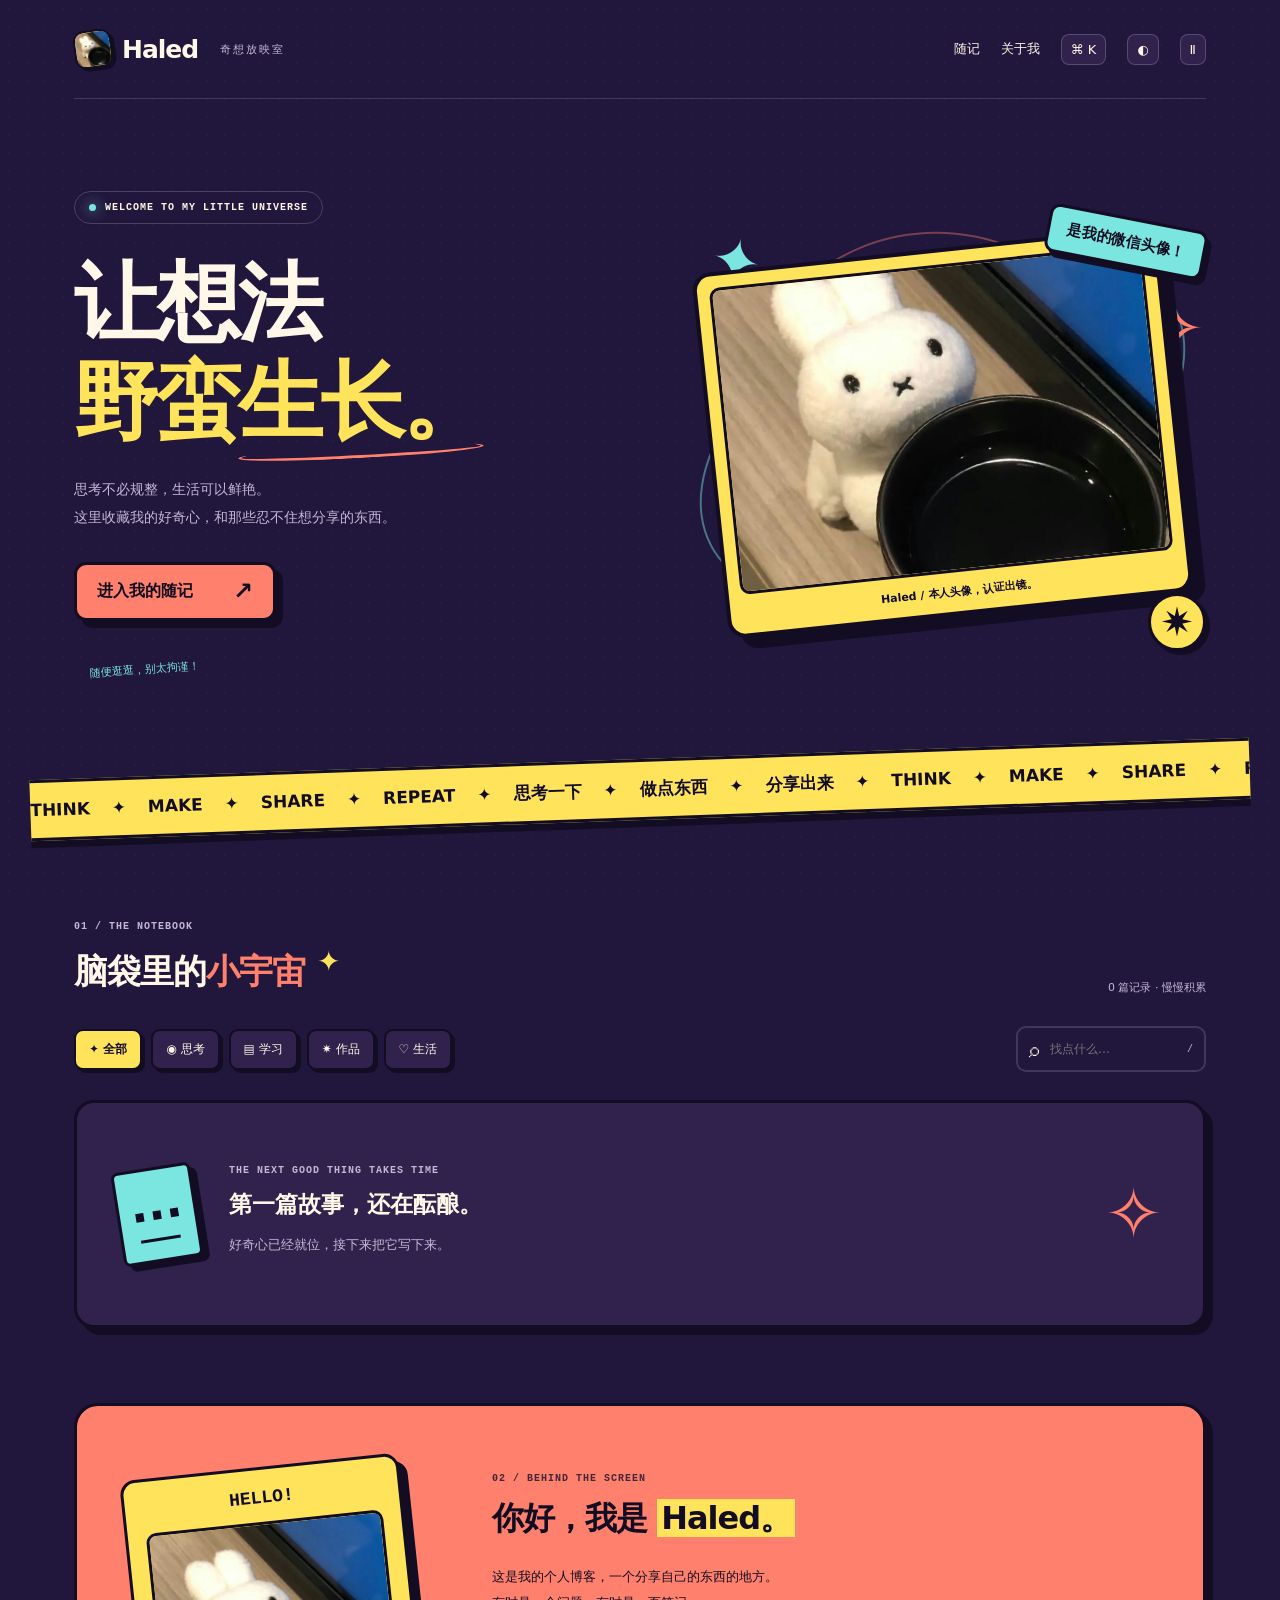
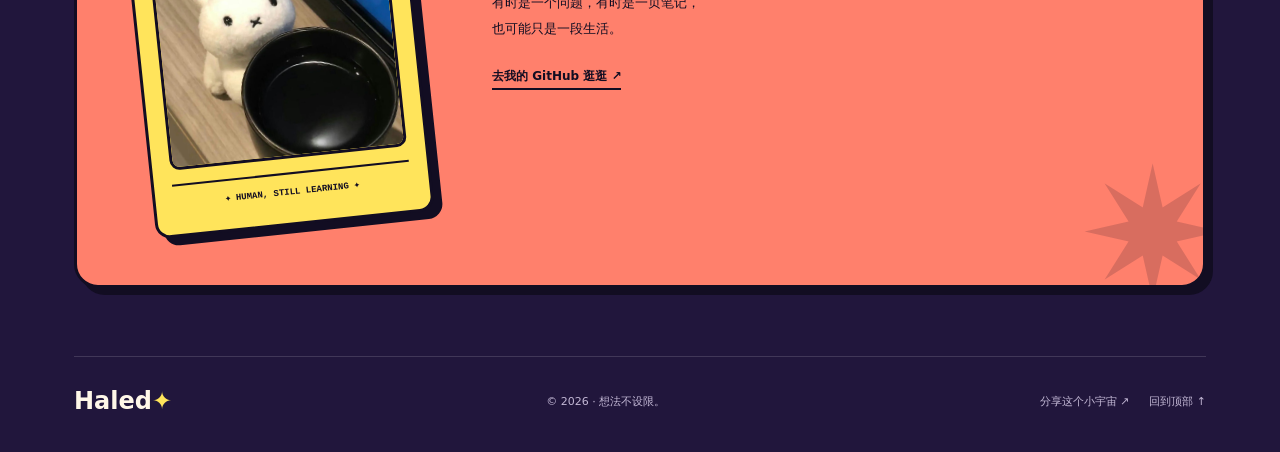
<file: index.html>
<!doctype html>
<html lang="zh-CN"><head><meta charset="utf-8"><meta name="viewport" content="width=device-width,initial-scale=1"><meta name="theme-color" content="#21163c"><meta name="description" content="Haled 的奇想放映室。分享思考、学习、作品与生活。"><title>Haled · 奇想放映室</title><link rel="icon" href="./favicon.svg"><link rel="stylesheet" href="./styles.css"></head>
<body><div class="progress" id="progress"></div><div class="noise" aria-hidden="true"></div><div class="layout"><header><a class="brand" href="#"><span class="logo"><img src="./avatar.jpg" alt="Haled 的微信头像" width="38" height="38"></span> Haled<span class="brand-sub">奇想放映室</span></a><nav aria-label="主导航"><a href="#writing">随记</a><a href="#about">关于我</a><button id="command-open" aria-label="打开快捷导航">⌘ K</button><button id="theme-toggle" aria-label="切换配色" title="切换配色">◐</button><button id="motion-toggle" aria-label="暂停动画" aria-pressed="false" title="暂停动画">Ⅱ</button></nav></header>
<main><section class="hero"><div class="hero-copy"><span class="pill"><i></i> WELCOME TO MY LITTLE UNIVERSE</span><h1>让想法<br><span class="yellow">野蛮<span class="scribble">生长。</span></span></h1><p>思考不必规整，生活可以鲜艳。<br>这里收藏我的好奇心，和那些忍不住想分享的东西。</p><a href="#writing" class="cta">进入我的随记 <span>↗</span></a><span class="hand-note">随便逛逛，别太拘谨！</span></div>
<div class="art avatar-art"><div class="orbit orbit-one"></div><div class="orbit orbit-two"></div><span class="spark s1" aria-hidden="true">✦</span><span class="spark s2" aria-hidden="true">✧</span><div class="sticker sticker-top">是我的微信头像！</div><figure class="avatar-frame"><img src="./avatar.jpg" alt="Haled 的微信头像：白色毛绒兔子与一只黑碗" width="1069" height="1069" fetchpriority="high"><figcaption>Haled / 本人头像，认证出镜。</figcaption></figure><button id="party" class="party" aria-label="发射彩纸" title="点一下，发射彩纸">✷</button></div></section>
<div class="ticker" aria-hidden="true"><div>THINK ✦ MAKE ✦ SHARE ✦ REPEAT ✦ 思考一下 ✦ 做点东西 ✦ 分享出来 ✦ THINK ✦ MAKE ✦ SHARE ✦ REPEAT ✦ 思考一下 ✦ 做点东西 ✦ 分享出来 ✦</div></div>
<section id="writing" class="writing"><div class="section-heading"><div><span class="eyebrow">01 / THE NOTEBOOK</span><h2>脑袋里的<span>小宇宙</span><sup>✦</sup></h2></div><span class="count">0 篇记录 · 慢慢积累</span></div><div class="tool-row"><div class="filters" role="group" aria-label="文章分类"><button class="active" data-category="全部" aria-pressed="true">✦ 全部</button><button data-category="思考" aria-pressed="false">◉ 思考</button><button data-category="学习" aria-pressed="false">▤ 学习</button><button data-category="作品" aria-pressed="false">✷ 作品</button><button data-category="生活" aria-pressed="false">♡ 生活</button></div><label class="search"><span>⌕</span><input id="search" type="search" placeholder="找点什么…" aria-label="搜索文章"><kbd>/</kbd></label></div>
<div class="empty" aria-live="polite"><div class="empty-doodle" aria-hidden="true"><span>···</span></div><div><span class="eyebrow">THE NEXT GOOD THING TAKES TIME</span><h3 id="empty-title">第一篇故事，还在酝酿。</h3><p id="empty-text">好奇心已经就位，接下来把它写下来。</p><button id="reset" hidden>清除筛选 ↗</button></div><span class="empty-star" aria-hidden="true">✧</span></div></section>
<section id="about" class="about"><div class="about-badge"><span>HELLO!</span><img class="about-avatar" src="./avatar.jpg" alt="Haled 的微信头像" width="1069" height="1069" loading="lazy"><div>✦ HUMAN, STILL LEARNING ✦</div></div><div class="about-copy"><span class="eyebrow">02 / BEHIND THE SCREEN</span><h2>你好，我是 <span>Haled。</span></h2><p>这是我的个人博客，一个分享自己的东西的地方。<br>有时是一个问题，有时是一页笔记，<br>也可能只是一段生活。</p><a class="github" href="https://github.com/Haojia-Du" target="_blank" rel="noreferrer">去我的 GitHub 逛逛 ↗</a></div><span class="about-star" aria-hidden="true">✷</span></section>
</main><footer><a class="footer-logo" href="#">Haled<span>✦</span></a><span>© <span id="year">2026</span> · 想法不设限。</span><div><button id="copy-link">分享这个小宇宙 ↗</button><a href="#">回到顶部 ↑</a></div></footer></div><div id="toast" role="status"></div><dialog id="command"><form method="dialog"><div class="dialog-head"><strong>想去哪儿？</strong><button aria-label="关闭快捷导航">Esc ×</button></div></form><a href="#writing">✦ 浏览随记 <span>↵</span></a><a href="#about">◉ 关于 Haled <span>↵</span></a><a href="https://github.com/Haojia-Du" target="_blank" rel="noreferrer">↗ GitHub <span>↵</span></a><p>Ctrl / ⌘ + K 打开 · Esc 关闭</p></dialog><script src="./app.js"></script></body></html>
</file>
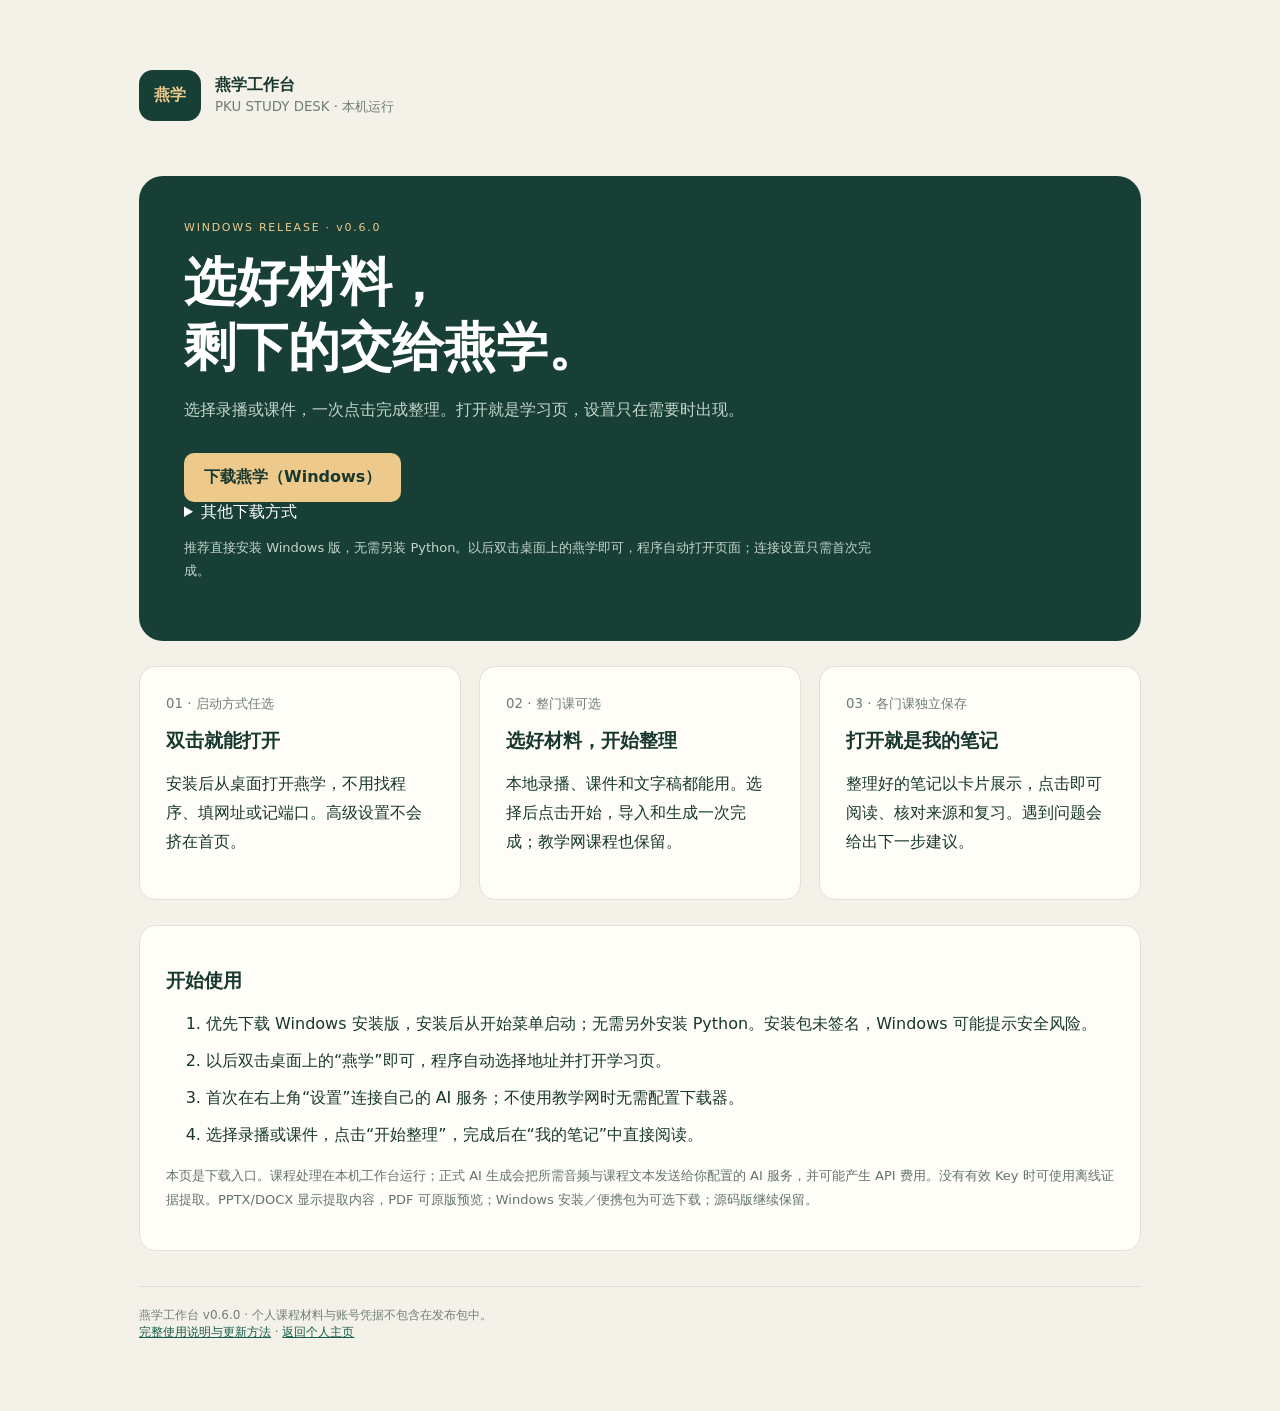
<file: yanxue/index.html>
<!doctype html>
<html lang="zh-CN">
<head><meta charset="utf-8"><meta name="viewport" content="width=device-width,initial-scale=1"><title>燕学工作台 · 下载</title>
<meta name="description" content="面向北京大学学生的本机学习工具：一站式处理录播、课件、转录、课程笔记和质检。">
<style>
:root{font-family:system-ui,"Microsoft YaHei",sans-serif;color:#18382f;background:#f4f1e9}*{box-sizing:border-box}body{margin:0}main{max-width:1050px;margin:auto;padding:70px 24px}header{display:flex;gap:14px;align-items:center;margin-bottom:55px}.mark{background:#173f36;color:#edca8b;border-radius:14px;padding:15px;font-weight:800}small{color:#6d7e73}.hero{padding:45px;border-radius:24px;background:#173f36;color:#fff}.eyebrow{color:#edca8b;letter-spacing:.16em;font-size:11px}h1{font-family:Georgia,"Songti SC",serif;font-size:clamp(32px,5vw,52px);font-weight:600;line-height:1.25;margin:16px 0}p{line-height:1.8}.hero p{color:#c5d5cc;max-width:690px}.actions{display:flex;flex-wrap:wrap;gap:12px;margin-top:28px}a{color:#155d4c}.button{display:inline-block;border-radius:10px;padding:14px 20px;text-decoration:none;font-weight:650;background:#edca8b;color:#18382f}.secondary{background:transparent;color:white;border:1px solid #719184}.grid{display:grid;grid-template-columns:repeat(3,1fr);gap:18px;margin:25px 0}.card{padding:26px;border-radius:16px;background:#fffdf8;border:1px solid #e0e2d8}h2{font-size:19px}li{margin:10px 0;line-height:1.7}.note{color:#63756a;font-size:13px}footer{border-top:1px solid #d9ddd3;margin-top:35px;padding-top:20px;color:#708076;font-size:12px}code{background:#e9ede5;padding:2px 5px;border-radius:4px;overflow-wrap:anywhere}@media(max-width:700px){main{padding:30px 16px}.hero{padding:26px}.grid{grid-template-columns:1fr}header{margin-bottom:30px}}
</style></head>
<body><main><header><div class="mark">燕学</div><div><strong>燕学工作台</strong><br><small>PKU STUDY DESK · 本机运行</small></div></header>
<section class="hero"><div class="eyebrow">WINDOWS RELEASE · v0.6.0</div><h1>选好材料，<br>剩下的交给燕学。</h1><p>选择录播或课件，一次点击完成整理。打开就是学习页，设置只在需要时出现。</p><div class="actions"><a class="button" href="https://github.com/Haojia-Du/Haojia-Du.github.io/releases/download/yanxue-v0.6.0/Yanxue-Setup.exe">下载燕学（Windows）</a></div><details><summary>其他下载方式</summary><p><a class="button secondary" href="https://github.com/Haojia-Du/Haojia-Du.github.io/releases/download/yanxue-v0.6.0/yanxue-portable.zip">免安装便携版</a> <a class="button secondary" href="./yanxue-windows.zip?v=0.6.0" download>源码包（开发使用）</a></p></details><div></div><p class="note">推荐直接安装 Windows 版，无需另装 Python。以后双击桌面上的燕学即可，程序自动打开页面；连接设置只需首次完成。</p></section>
<div class="grid"><article class="card"><small>01 · 启动方式任选</small><h2>双击就能打开</h2><p>安装后从桌面打开燕学，不用找程序、填网址或记端口。高级设置不会挤在首页。</p></article><article class="card"><small>02 · 整门课可选</small><h2>选好材料，开始整理</h2><p>本地录播、课件和文字稿都能用。选择后点击开始，导入和生成一次完成；教学网课程也保留。</p></article><article class="card"><small>03 · 各门课独立保存</small><h2>打开就是我的笔记</h2><p>整理好的笔记以卡片展示，点击即可阅读、核对来源和复习。遇到问题会给出下一步建议。</p></article></div>
<section class="card"><h2>开始使用</h2><ol><li>优先下载 Windows 安装版，安装后从开始菜单启动；无需另外安装 Python。安装包未签名，Windows 可能提示安全风险。</li><li>以后双击桌面上的“燕学”即可，程序自动选择地址并打开学习页。</li><li>首次在右上角“设置”连接自己的 AI 服务；不使用教学网时无需配置下载器。</li><li>选择录播或课件，点击“开始整理”，完成后在“我的笔记”中直接阅读。</li></ol><p class="note">本页是下载入口。课程处理在本机工作台运行；正式 AI 生成会把所需音频与课程文本发送给你配置的 AI 服务，并可能产生 API 费用。没有有效 Key 时可使用离线证据提取。PPTX/DOCX 显示提取内容，PDF 可原版预览；Windows 安装／便携包为可选下载；源码版继续保留。</p></section>
<footer>燕学工作台 v0.6.0 · 个人课程材料与账号凭据不包含在发布包中。<br><a href="https://github.com/Haojia-Du/Haojia-Du.github.io/blob/main/yanxue/source/README.md">完整使用说明与更新方法</a> · <a href="../">返回个人主页</a></footer></main></body></html>
</file>
<file: styles.css>
:root{--bg:#21163c;--ink:#fff7e8;--muted:#c3b8d5;--edge:#120d22;--yellow:#ffe45b;--coral:#ff806c;--cyan:#7ae6df;--panel:#30224c;--shadow:7px 7px 0 var(--edge);color-scheme:dark}*{box-sizing:border-box}html{scroll-behavior:smooth;scroll-padding-top:24px}body{margin:0;background:var(--bg);color:var(--ink);font-family:"Microsoft YaHei","PingFang SC",system-ui,sans-serif;-webkit-font-smoothing:antialiased}a{color:inherit;text-decoration:none}button,input{font:inherit}button{color:inherit;cursor:pointer}button,a,input{touch-action:manipulation}a:focus-visible,button:focus-visible,input:focus-visible{outline:3px solid var(--cyan);outline-offset:5px}.layout{max-width:1220px;padding:0 44px;margin:auto}.noise{position:fixed;inset:0;pointer-events:none;z-index:-1;background:radial-gradient(#fff2 1px,transparent 1px);background-size:18px 18px;opacity:.18}.progress{position:fixed;top:0;left:0;height:4px;background:var(--yellow);z-index:100;width:0}header{display:flex;align-items:center;justify-content:space-between;padding:30px 0;border-bottom:1px solid #ffffff25}.brand{display:flex;align-items:center;gap:10px;font-size:25px;font-weight:900;letter-spacing:-1px}.logo{display:grid;place-items:center;position:relative;background:var(--yellow);color:var(--edge);border:2px solid var(--edge);width:38px;height:38px;border-radius:11px;transform:rotate(-8deg);box-shadow:3px 3px 0 var(--edge)}.logo>span{position:absolute;right:-8px;top:-10px;color:var(--coral);font-size:22px;-webkit-text-stroke:1px var(--edge)}.brand-sub{color:var(--muted);font-size:11px;font-weight:400;margin-left:12px;letter-spacing:2px}nav{display:flex;gap:21px;align-items:center;font-size:13px}nav>a:hover{color:var(--yellow)}nav button{background:var(--panel);border:1px solid #ffffff30;border-radius:8px;padding:7px 9px}nav button:hover{background:var(--coral);color:var(--edge)}.hero{display:grid;grid-template-columns:1.1fr 1fr;align-items:center;gap:25px;min-height:660px;padding:66px 0 72px}.pill{display:inline-flex;gap:9px;align-items:center;font:700 10px monospace;letter-spacing:1px;border:1px solid #ffffff30;border-radius:30px;padding:10px 14px}.pill i{width:7px;height:7px;background:var(--cyan);border-radius:50%;box-shadow:0 0 14px var(--cyan)}h1{font-size:clamp(50px,6.8vw,85px);letter-spacing:-3px;line-height:1.17;margin:29px 0 24px;font-weight:900}.yellow{color:var(--yellow)}.scribble{position:relative}.scribble:after{content:"";position:absolute;left:0;right:0;bottom:-7px;height:9px;border:3px solid var(--coral);border-top:0;border-radius:50%;transform:rotate(-3deg)}.hero-copy p{font-size:14px;line-height:2;color:var(--muted);margin-bottom:31px}.cta{display:inline-flex;gap:40px;background:var(--coral);color:var(--edge);font-weight:800;padding:16px 20px;border:3px solid var(--edge);border-radius:12px;box-shadow:var(--shadow);transition:transform .2s,box-shadow .2s}.cta:hover{transform:translate(4px,4px);box-shadow:3px 3px 0 var(--edge)}.cta span{font-size:24px;line-height:20px}.hand-note{display:block;transform:rotate(-4deg);margin:25px 0 0 15px;font-size:11px;color:var(--cyan)}.art{position:relative;height:450px;isolation:isolate}.orbit{position:absolute;inset:75px 2px;border:2px solid #7ae6df75;border-radius:50%;transform:rotate(-27deg)}.orbit-two{inset:33px 64px;border-color:#ff806c65;transform:rotate(33deg)}.planet{position:absolute;inset:95px 75px 90px;background:var(--yellow);border:5px solid var(--edge);border-radius:45% 48% 44% 46%;box-shadow:12px 14px 0 var(--edge),inset -19px -15px 0 #efb849;transform:rotate(-9deg);animation:float 5s ease-in-out infinite}.face{position:absolute;inset:95px 40px 35px;display:flex;justify-content:center;gap:42px}.eye{width:15px;height:30px;background:var(--edge);border-radius:50%}.mouth{position:absolute;top:40px;left:calc(50% - 18px);width:36px;height:22px;border:4px solid var(--edge);border-top:0;border-radius:0 0 40px 40px}.cheek{position:absolute;top:29px;width:28px;height:13px;background:var(--coral);border-radius:50%}.c1{left:0}.c2{right:0}.headphones{position:absolute;top:-23px;left:12%;width:76%;height:160px;border:14px solid var(--edge);border-bottom:0;border-radius:100px 100px 0 0;z-index:-1}.headphones:before,.headphones:after{content:"";position:absolute;top:95px;width:34px;height:70px;background:var(--coral);border:5px solid var(--edge);border-radius:13px}.headphones:before{left:-29px}.headphones:after{right:-29px}.planet-shine{position:absolute;top:34px;left:45px;width:38px;height:16px;border-radius:50%;background:#fff8;transform:rotate(-35deg)}.spark{position:absolute;line-height:1;color:var(--cyan);font-size:60px}.s1{top:30px;left:32px;transform:rotate(12deg)}.s2{top:90px;right:1px;color:var(--coral);font-size:76px}.s3{bottom:28px;left:62px;color:var(--yellow);font-size:36px}.sticker{position:absolute;z-index:3;padding:12px 17px;font-weight:900;font-size:15px;border:3px solid var(--edge);box-shadow:5px 5px 0 var(--edge);color:var(--edge)}.sticker-top{top:34px;right:38px;background:var(--cyan);transform:rotate(11deg);border-radius:10px}.sticker-bottom{bottom:46px;left:2px;background:var(--coral);transform:rotate(-10deg);border-radius:7px}.mini-planet{position:absolute;right:9px;bottom:80px;width:69px;height:69px;border-radius:50%;background:#bc9aff;border:4px solid var(--edge);box-shadow:5px 5px 0 var(--edge)}.mini-planet:after{content:"";position:absolute;inset:22px -23px;border:6px solid var(--cyan);border-radius:50%;transform:rotate(-25deg)}.party{position:absolute;right:83px;bottom:7px;width:58px;height:58px;border:3px solid var(--edge);border-radius:50%;background:var(--yellow);color:var(--edge);font-size:40px;box-shadow:4px 4px 0 var(--edge);transition:transform .25s}.party:hover{transform:rotate(45deg) scale(1.08)}.art-caption{position:absolute;bottom:-26px;left:75px;font:9px monospace;color:var(--muted);letter-spacing:1px}.ticker{margin:0 -44px;background:var(--yellow);color:var(--edge);border-block:3px solid var(--edge);overflow:hidden;transform:rotate(-2deg);box-shadow:0 7px 0 var(--edge)}.ticker>div{width:max-content;padding:16px 0;font-size:17px;font-weight:900;word-spacing:16px;animation:marquee 30s linear infinite}.writing{padding:94px 0 75px}.section-heading{display:flex;justify-content:space-between;align-items:end;margin-bottom:31px}.eyebrow{font:700 10px monospace;letter-spacing:1px;color:var(--muted)}h2{font-size:34px;letter-spacing:-1px;margin:12px 0 0}.section-heading h2 span{color:var(--coral)}h2 sup{color:var(--yellow);font-size:28px;margin-left:12px}.count{font-size:11px;color:var(--muted)}.tool-row{display:flex;justify-content:space-between;gap:20px;align-items:center}.filters{display:flex;flex-wrap:wrap;gap:9px}.filters button{background:var(--panel);border:2px solid var(--edge);border-radius:9px;padding:10px 13px;font-size:12px;box-shadow:3px 3px 0 var(--edge);transition:transform .2s}.filters button:hover{transform:translateY(-3px)}.filters button.active{background:var(--yellow);color:var(--edge);font-weight:800}.filters button[data-category="思考"].active{background:var(--coral)}.filters button[data-category="学习"].active{background:var(--cyan)}.filters button[data-category="作品"].active{background:#bc9aff}.filters button[data-category="生活"].active{background:#ffb4d6}.search{display:flex;gap:9px;align-items:center;border:2px solid #ffffff25;border-radius:10px;padding:9px 11px;max-width:210px}.search>span{font-size:20px}.search input{background:none;border:0;color:var(--ink);outline:none;width:130px;font-size:12px}.search kbd{color:var(--muted);font-size:10px}.empty{position:relative;display:flex;gap:32px;align-items:center;margin-top:28px;padding:55px 40px;background:var(--panel);border:3px solid var(--edge);border-radius:20px;box-shadow:var(--shadow)}.empty h3{font-size:23px;margin:12px 0}.empty p{font-size:13px;color:var(--muted);line-height:1.8}.empty-doodle{flex-shrink:0;width:80px;height:95px;border:3px solid var(--edge);border-radius:7px;background:var(--cyan);color:var(--edge);transform:rotate(-9deg);box-shadow:6px 6px 0 var(--edge);display:grid;place-items:center;font-size:46px;font-weight:900}.empty-doodle:after{content:"";position:absolute;left:17px;right:17px;bottom:18px;border-top:3px solid var(--edge)}.empty-star{margin-left:auto;color:var(--coral);font-size:70px}.empty button{border:0;border-bottom:1px solid var(--cyan);background:none;color:var(--cyan);padding:4px 0;font-size:12px}.about{position:relative;display:grid;grid-template-columns:280px 1fr;gap:75px;background:var(--coral);color:var(--edge);padding:60px;border:3px solid var(--edge);border-radius:24px;box-shadow:var(--shadow);margin-bottom:68px;overflow:hidden}.about-badge{background:var(--yellow);border:3px solid var(--edge);box-shadow:8px 8px 0 var(--edge);border-radius:15px;text-align:center;transform:rotate(-6deg);padding:18px}.about-badge>span{font:900 18px monospace}.about-badge strong{display:block;font-size:104px;line-height:1.3}.about-badge>div{font:700 9px monospace;padding:12px 0 4px;border-top:2px solid var(--edge)}.about .eyebrow{color:#422639}.about h2{font-size:32px}.about h2>span{background:var(--yellow);padding:0 4px}.about p{font-size:13px;line-height:2;margin:23px 0}.github{font-size:12px;font-weight:800;border-bottom:2px solid var(--edge);padding-bottom:5px}.about-star{position:absolute;right:-25px;bottom:-54px;font-size:180px;opacity:.16}footer{display:flex;align-items:center;justify-content:space-between;gap:24px;padding:30px 0 36px;border-top:1px solid #ffffff25;font-size:11px;color:var(--muted)}.footer-logo{font-size:24px;font-weight:900;color:var(--ink)}.footer-logo span{color:var(--yellow)}footer>div{display:flex;gap:20px}footer button{background:none;color:var(--muted);border:0;padding:0;font-size:11px}#toast{position:fixed;bottom:25px;left:50%;transform:translate(-50%,20px);background:var(--yellow);color:var(--edge);border:3px solid var(--edge);border-radius:12px;padding:12px 20px;font-size:13px;z-index:100;opacity:0;pointer-events:none;transition:.25s}#toast.show{opacity:1;transform:translate(-50%,0)}dialog{width:min(450px,90vw);background:var(--panel);color:var(--ink);border:3px solid var(--edge);border-radius:18px;padding:24px;box-shadow:9px 9px 0 var(--edge)}dialog::backdrop{background:#120d22cc;backdrop-filter:blur(6px)}.dialog-head{display:flex;justify-content:space-between;align-items:center;margin-bottom:20px}.dialog-head button{border:0;border-radius:6px;background:var(--bg);padding:6px 9px;color:var(--muted);font-size:10px}dialog>a{display:flex;justify-content:space-between;padding:16px 12px;border-radius:8px}dialog>a:hover{background:var(--yellow);color:var(--edge)}dialog p{font-size:10px;color:var(--muted);padding:12px}.confetti{position:fixed;top:-20px;width:12px;height:18px;z-index:200;pointer-events:none;animation:fall 1.9s ease-in forwards}body.light{--bg:#fff2d9;--ink:#241735;--muted:#675472;--panel:#f4d7e3;color-scheme:light}body.light header,body.light footer{border-color:#21163c30}body.light .search{border-color:#21163c40}@keyframes float{50%{transform:translateY(-16px) rotate(-5deg)}}@keyframes marquee{to{transform:translateX(-50%)}}@keyframes fall{to{transform:translateY(110vh) rotate(540deg);opacity:.6}}body.paused *,body.paused *:before,body.paused *:after{animation-play-state:paused!important}body.paused .confetti{display:none}@media(max-width:900px){.layout{padding:0 25px}.brand-sub{display:none}.hero{gap:0;min-height:580px}.art{height:380px}.planet{inset:100px 35px 80px}.face{inset:70px 22px 24px;gap:35px}.sticker-top{right:0;font-size:12px}.sticker-bottom{left:-10px;font-size:12px}.about{grid-template-columns:210px 1fr;gap:40px;padding:40px}.ticker{margin-inline:-25px}.tool-row{flex-wrap:wrap}.search{max-width:none}.search input{width:170px}.art-caption{left:10px}.orbit{inset:70px -15px}}@media(max-width:600px){.layout{padding:0 20px}header{padding:21px 0}.brand{font-size:23px}nav{gap:11px}nav>a{font-size:11px}#command-open{display:none}nav button{padding:6px;font-size:12px}.hero{grid-template-columns:1fr;padding:45px 0 48px}.hero h1{font-size:61px;letter-spacing:-3px}.hero-copy p{font-size:12px}.art{height:370px;margin:35px auto 15px;width: min(100%,390px)}.planet{inset:90px 65px 70px}.face{inset:70px 25px 25px}.sticker-top{right:10px}.sticker-bottom{left:6px}.art-caption{bottom:-16px;left:30px}.party{bottom:0;right:75px}.ticker{margin-inline:-20px}.writing{padding:68px 0 50px}.section-heading{align-items:start;gap:15px;flex-direction:column}h2{font-size:29px}.filters{gap:8px}.filters button{padding:9px 10px;font-size:11px}.search{width:100%}.search input{flex:1;width:0}.empty{padding:29px 23px;gap:21px}.empty-doodle{width:49px;height:65px;font-size:31px}.empty h3{font-size:18px}.empty .eyebrow{font-size:8px}.empty-star{display:none}.about{grid-template-columns:1fr;gap:38px;padding:34px 27px;margin-bottom:44px}.about-badge{width:185px;margin:auto}.about-badge strong{font-size:85px}.about h2{font-size:27px}footer{flex-wrap:wrap;gap:20px}footer>div{width:100%;justify-content:space-between}}@media(prefers-reduced-motion:reduce){html{scroll-behavior:auto}*,*:before,*:after{animation:none!important;transition:none!important}.confetti{display:none}}
body{overflow-x:clip}
.logo img{width:100%;height:100%;object-fit:cover;border-radius:8px}.avatar-frame{position:absolute;inset:48px 30px 35px;margin:0;padding:12px 12px 0;background:var(--yellow);border:4px solid var(--edge);border-radius:18px;box-shadow:12px 12px 0 var(--edge);transform:rotate(-6deg);animation:avatar-float 6s ease-in-out infinite}.avatar-frame img{display:block;width:100%;height:calc(100% - 39px);object-fit:cover;border:3px solid var(--edge);border-radius:10px}.avatar-frame figcaption{color:var(--edge);text-align:center;font-size:11px;font-weight:800;padding:12px 0}.avatar-art .sticker-top{top:16px;right:0}.avatar-art .party{bottom:0;right:0;z-index:4}.about-avatar{display:block;width:100%;height:auto;aspect-ratio:1;object-fit:cover;border:3px solid var(--edge);border-radius:10px;margin:14px 0}.about-badge>div{line-height:1.5}@keyframes avatar-float{50%{transform:translateY(-10px) rotate(-3deg)}}@media(max-width:600px){.avatar-frame{inset:35px 25px 25px}.avatar-art{height:390px}.avatar-art .sticker-top{right:0;top:7px}.about-badge{width:220px}}
</file>
